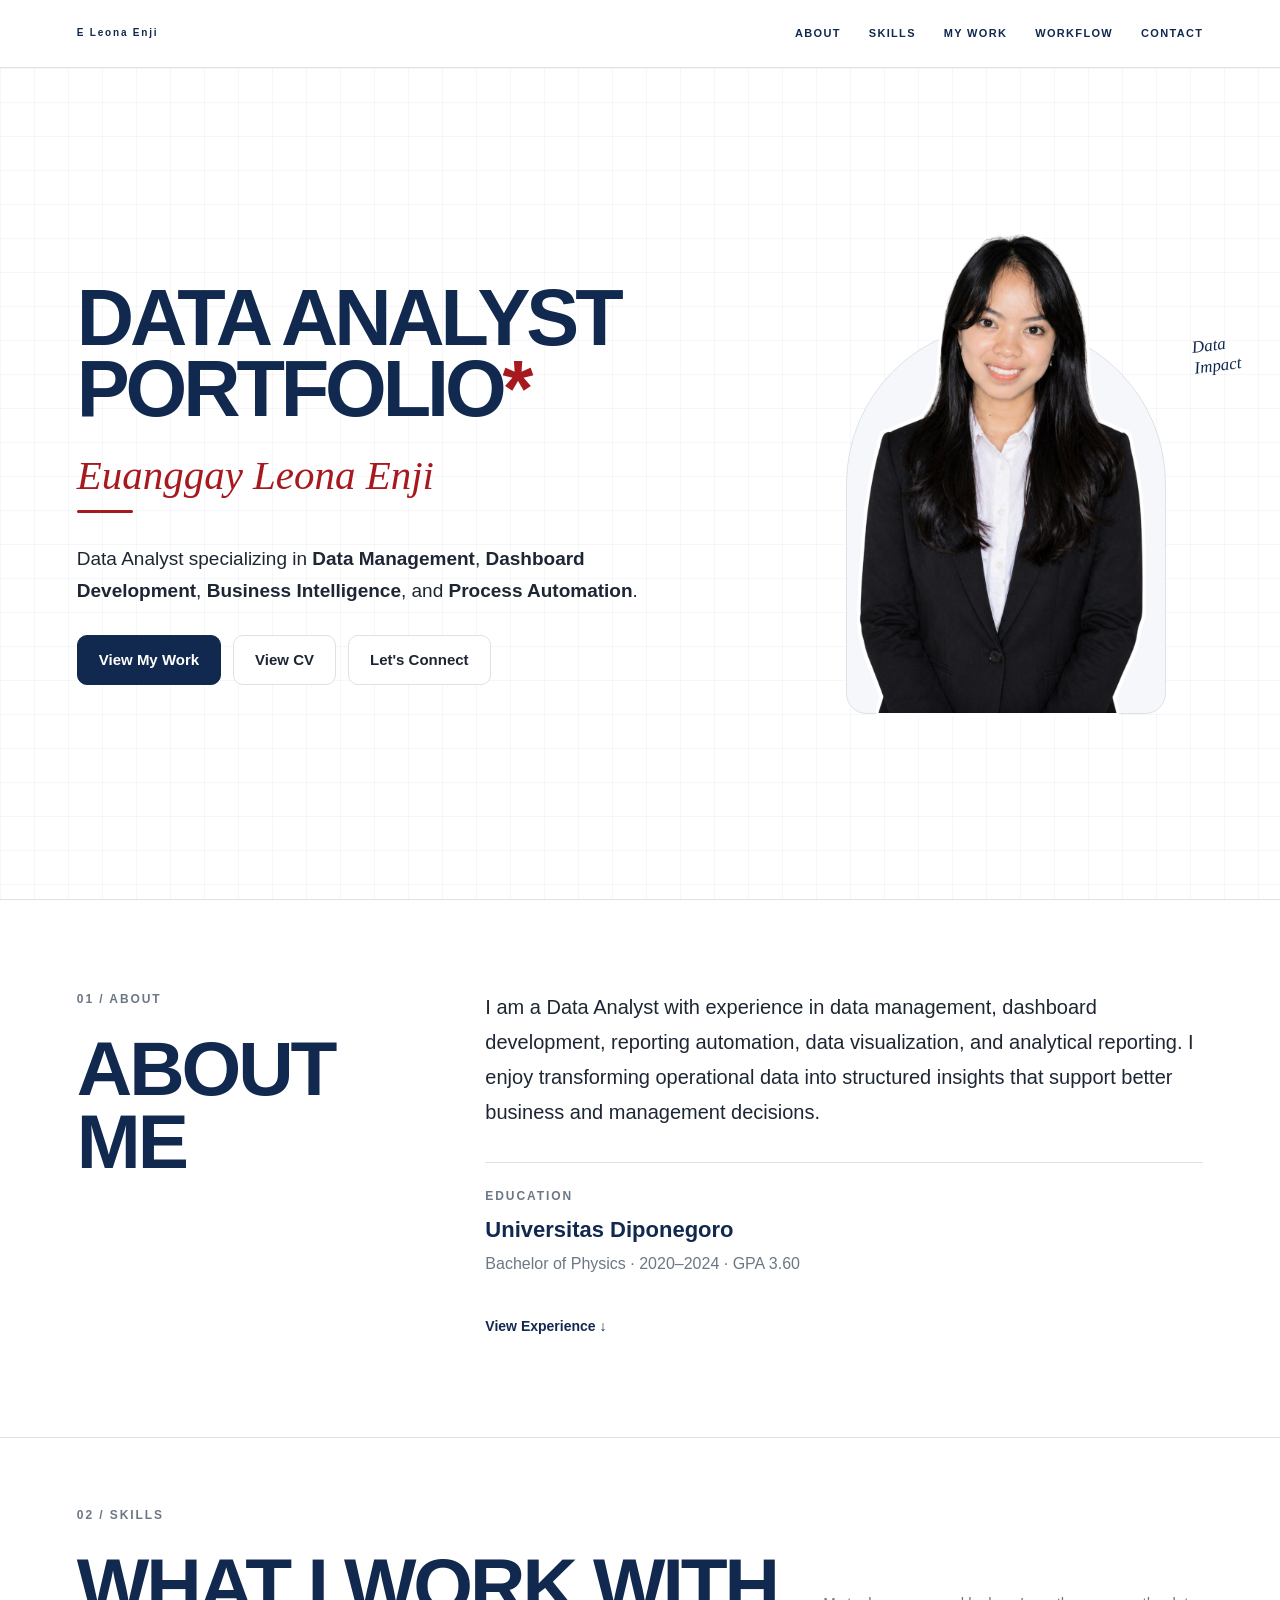
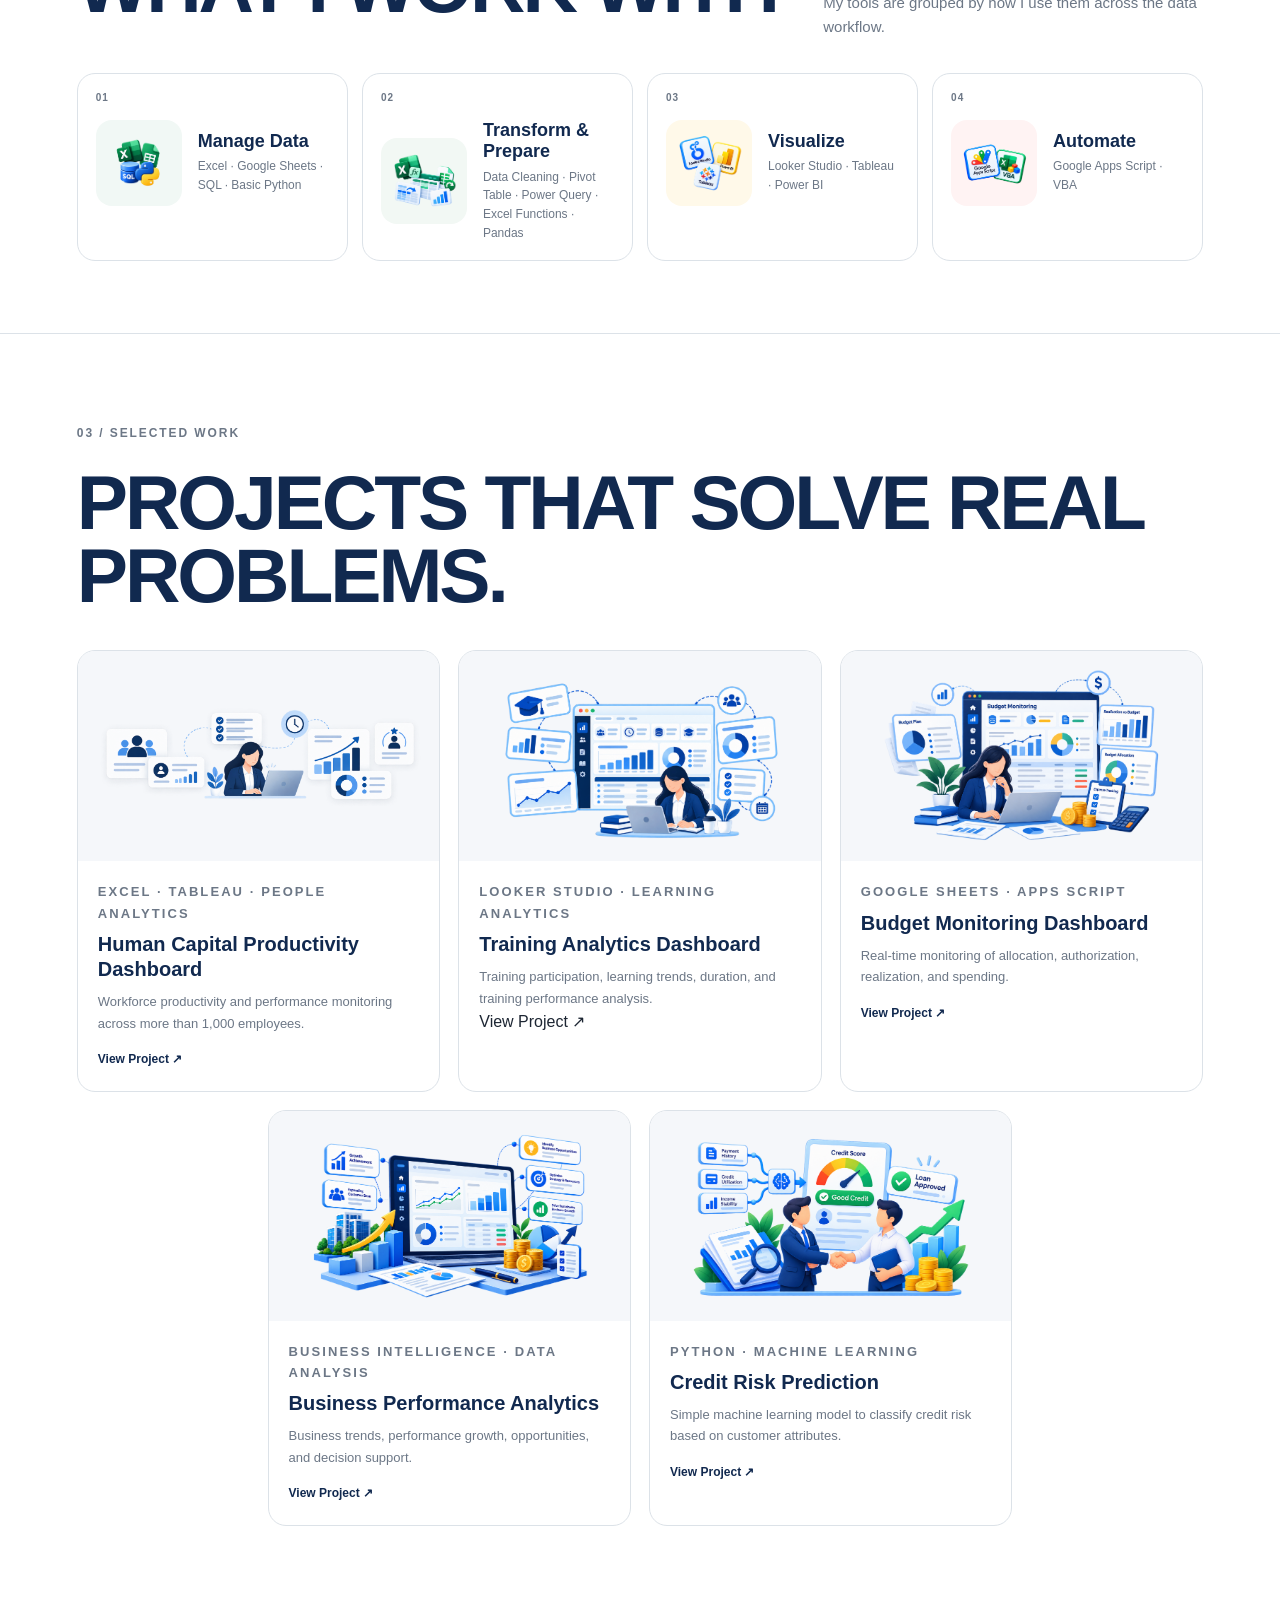
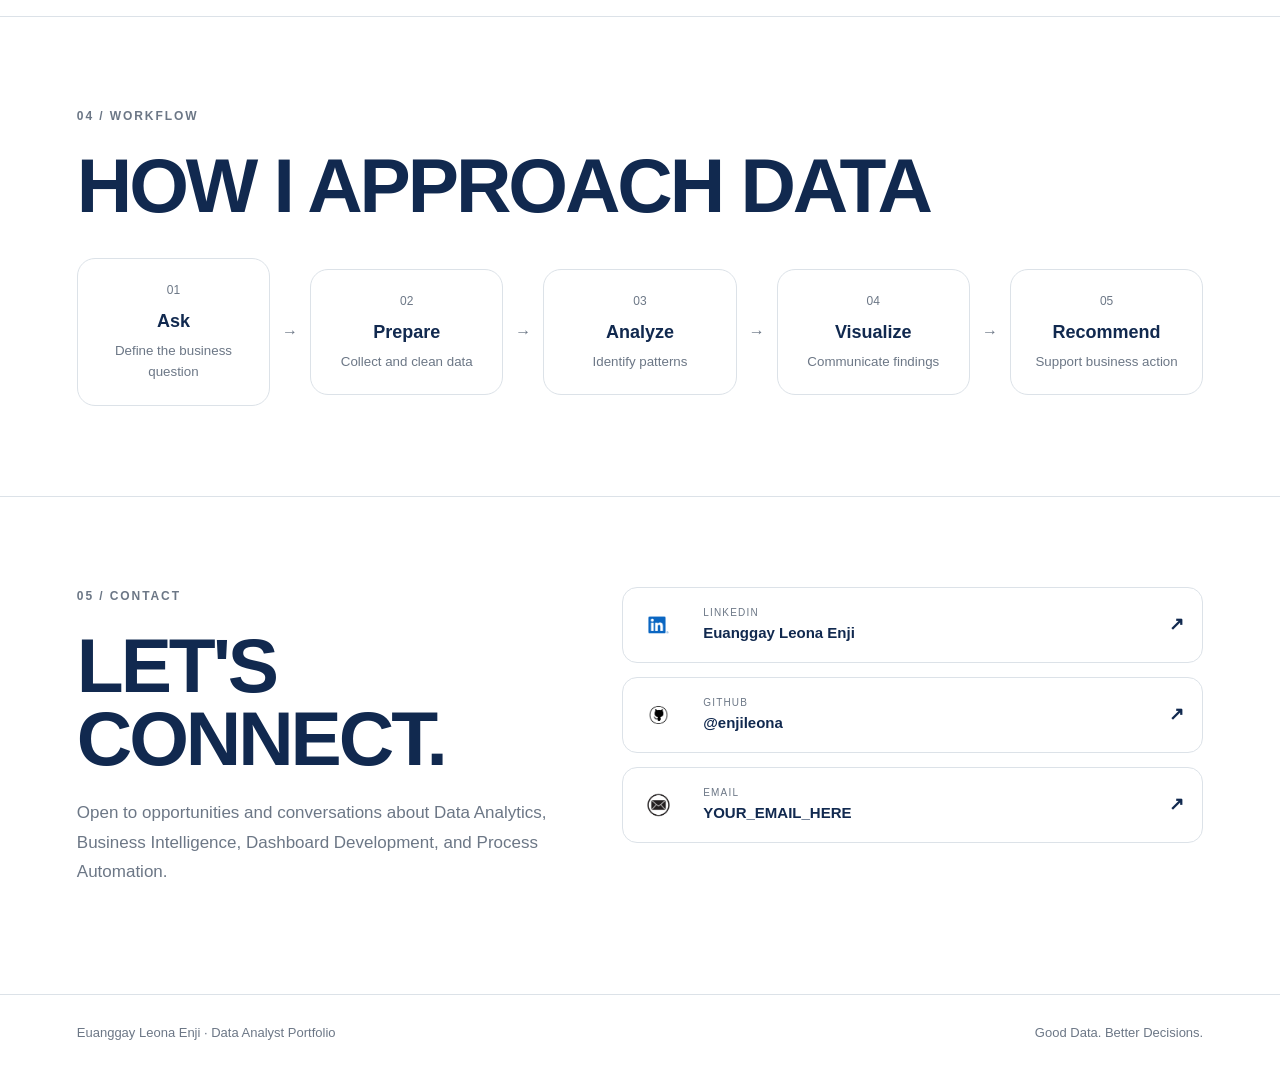
<file: index.html>
<!DOCTYPE html>
<html lang="en">

<head>
  <meta charset="UTF-8" />
  <meta name="viewport" content="width=device-width, initial-scale=1.0" />

  <title>Euanggay Leona Enji | Data Analyst Portfolio</title>

  <meta
    name="description"
    content="Data Analyst specializing in data management, dashboard development, business intelligence, and process automation."
  />

  <link rel="stylesheet" href="style.css?v=80" />
</head>

<body>

  <!-- =====================================================
       HEADER
  ====================================================== -->

  <header class="site-header">

    <a class="brand" href="#home">
      E Leona Enji
    </a>

    <nav>
      <a href="#about">ABOUT</a>
      <a href="#skills">SKILLS</a>
      <a href="#work">MY WORK</a>
      <a href="#workflow">WORKFLOW</a>
      <a href="#contact">CONTACT</a>
    </nav>

  </header>


  <main>


    <!-- =====================================================
         HERO
    ====================================================== -->

    <section id="home" class="hero section">

      <div class="hero-copy">

        <h1>
          DATA ANALYST<br>
          PORTFOLIO<span>*</span>
        </h1>

        <p class="signature">
          Euanggay Leona Enji
        </p>

        <p class="hero-text">
          Data Analyst specializing in
          <strong>Data Management</strong>,
          <strong>Dashboard Development</strong>,
          <strong>Business Intelligence</strong>,
          and
          <strong>Process Automation</strong>.
        </p>

        <div class="actions">

          <a class="btn primary" href="#work">
            View My Work
          </a>

          <a
            class="btn"
            href="assets/documents/CV.pdf"
            target="_blank"
            rel="noopener noreferrer"
          >
            View CV
          </a>

          <a class="btn" href="#contact">
            Let's Connect
          </a>

        </div>

      </div>


      <div class="hero-visual">

        <div class="portrait-shell">

          <img
            src="assets/images/profile/FotoProfile.png"
            alt="Euanggay Leona Enji"
            class="profile-photo"
          >

        </div>

        <p class="scribble">
          Data<br>
          Impact
        </p>

      </div>

    </section>



    <!-- =====================================================
         ABOUT
    ====================================================== -->

    <section id="about" class="section split">

      <div>

        <p class="section-index">
          01 / ABOUT
        </p>

        <h2>
          ABOUT ME
        </h2>

      </div>


      <div class="about-content">

        <p class="lead">
          I am a Data Analyst with experience in data management,
          dashboard development, reporting automation, data visualization,
          and analytical reporting. I enjoy transforming operational data
          into structured insights that support better business and
          management decisions.
        </p>


        <div class="education">

          <p class="education-label">
            EDUCATION
          </p>

          <h3>
            Universitas Diponegoro
          </h3>

          <p>
            Bachelor of Physics · 2020–2024 · GPA 3.60
          </p>

        </div>


        <button
          id="aboutToggle"
          class="show-more-btn"
          type="button"
          aria-expanded="false"
          aria-controls="aboutMore"
        >
          View Experience ↓
        </button>


        <div
          id="aboutMore"
          class="about-more"
          hidden
        >

          <article class="experience-card">

            <div class="experience-top">

              <div>

                <span class="experience-company">
                  PT JAMKRINDO
                </span>

                <h3>
                  Data Analysis · Human Resource Management Division
                </h3>

              </div>

              <span class="experience-period">
                May 2025 — Present
              </span>

            </div>


            <ul class="experience-list">

              <li>
                Developed automated dashboards and reports using
                <strong>Looker Studio, Google Sheets, and Apps Script</strong>
                for intern attendance monitoring and monthly reporting,
                achieving approximately
                <strong>90% process automation</strong>.
              </li>

              <li>
                Collaborated with the team to develop a
                <strong>real-time budget monitoring database and dashboard</strong>
                using Google Sheets and Google Apps Script,
                automating approximately
                <strong>90% of data processing and calculation workflows</strong>.
              </li>

              <li>
                Designed and developed an
                <strong>employee productivity dashboard</strong>
                using Excel and Tableau, covering
                <strong>1,000+ employees</strong>
                to monitor and analyze workforce productivity
                and performance metrics, supporting
                data-driven management decisions.
              </li>

            </ul>

          </article>

        </div>

      </div>

    </section>



    <!-- =====================================================
         WHAT I WORK WITH
    ====================================================== -->

    <section id="skills" class="section skills-section">

      <div class="section-heading">

        <div>

          <p class="section-index">
            02 / SKILLS
          </p>

          <h2>
            WHAT I WORK WITH
          </h2>

        </div>

        <p class="caption">
          My tools are grouped by how I use them
          across the data workflow.
        </p>

      </div>


      <div class="skills-grid">


        <!-- ================= MANAGE DATA ================= -->

        <article class="skill-card">

          <span class="skill-number">
            01
          </span>

          <div class="skill-main">

            <div class="skill-image-box manage-bg">

              <img
                src="assets/images/tools/manage_tools.png"
                alt="Manage Data"
                class="skill-image"
              >

            </div>

            <div class="skill-content">

              <h3>
                Manage Data
              </h3>

              <p>
                Excel · Google Sheets · SQL · Basic Python
              </p>

            </div>

          </div>

        </article>



        <!-- ================= TRANSFORM ================= -->

        <article class="skill-card">

          <span class="skill-number">
            02
          </span>

          <div class="skill-main">

            <div class="skill-image-box transform-bg">

              <img
                src="assets/images/tools/transform.png"
                alt="Transform and Prepare"
                class="skill-image"
              >

            </div>

            <div class="skill-content">

              <h3>
                Transform & Prepare
              </h3>

              <p>
                Data Cleaning · Pivot Table · Power Query ·
                Excel Functions · Pandas
              </p>

            </div>

          </div>

        </article>



        <!-- ================= VISUALIZE ================= -->

        <article class="skill-card">

          <span class="skill-number">
            03
          </span>

          <div class="skill-main">

            <div class="skill-image-box visualize-bg">

              <img
                src="assets/images/tools/visualisasi.png"
                alt="Data Visualization"
                class="skill-image"
              >

            </div>

            <div class="skill-content">

              <h3>
                Visualize
              </h3>

              <p>
                Looker Studio · Tableau · Power BI
              </p>

            </div>

          </div>

        </article>



        <!-- ================= AUTOMATE ================= -->

        <article class="skill-card">

          <span class="skill-number">
            04
          </span>

          <div class="skill-main">

            <div class="skill-image-box automate-bg">

              <img
                src="assets/images/tools/automate.png"
                alt="Automation"
                class="skill-image"
              >

            </div>

            <div class="skill-content">

              <h3>
                Automate
              </h3>

              <p>
                Google Apps Script · VBA
              </p>

            </div>

          </div>

        </article>


      </div>

    </section>



    <!-- =====================================================
         PROJECTS
    ====================================================== -->

    <section id="work" class="section">

      <p class="section-index">
        03 / SELECTED WORK
      </p>

      <h2>
        PROJECTS THAT SOLVE REAL PROBLEMS.
      </h2>


      <div class="project-grid">


        <!-- PROJECT 1 -->

        <a
          class="project-card"
          href="projects/human-capital-productivity.html"
          target="_blank"
          rel="noopener noreferrer"
        >

          <div class="project-preview image-preview">

            <img
              src="assets/images/projects/human_productivity.png"
              alt="Human Capital Productivity Dashboard"
            >

          </div>

          <div class="project-body">

            <p class="project-label">
              EXCEL · TABLEAU · PEOPLE ANALYTICS
            </p>

            <h3>
              Human Capital Productivity Dashboard
            </h3>

            <p>
              Workforce productivity and performance monitoring
              across more than 1,000 employees.
            </p>

            <span class="project-link">
              View Project ↗
            </span>

          </div>

        </a>



        <!-- PROJECT 2 -->

        <a
          class="project-card"
          href="projects/training_analytics.html"
          target="_blank"
          rel="noopener noreferrer"
        >

          <div class="project-preview image-preview">

            <img
              src="assets/images/projects/training_analytic.png"
              alt="Training Analytics Dashboard"
            >

          </div>

          <div class="project-body">

            <p class="project-label">
              LOOKER STUDIO · LEARNING ANALYTICS
            </p>

            <h3>
              Training Analytics Dashboard
            </h3>

            <p>
              Training participation, learning trends,
              duration, and training performance analysis.
            </p>

            <span class="">
              View Project ↗
            </span>

          </div>

        </a>



        <!-- PROJECT 3 -->

        <a
          class="project-card"
          href="PASTE_LINK_PROJECT_3_HERE"
          target="_blank"
          rel="noopener noreferrer"
        >

          <div class="project-preview image-preview">

            <img
              src="assets/images/projects/budget_monitoring.png"
              alt="Budget Monitoring Dashboard"
            >

          </div>

          <div class="project-body">

            <p class="project-label">
              GOOGLE SHEETS · APPS SCRIPT
            </p>

            <h3>
              Budget Monitoring Dashboard
            </h3>

            <p>
              Real-time monitoring of allocation,
              authorization, realization, and spending.
            </p>

            <span class="project-link">
              View Project ↗
            </span>

          </div>

        </a>



        <!-- PROJECT 4 -->

        <a
          class="project-card"
          href="PASTE_LINK_PROJECT_4_HERE"
          target="_blank"
          rel="noopener noreferrer"
        >

          <div class="project-preview image-preview">

            <img
              src="assets/images/projects/business_analytic.png"
              alt="Business Performance Analytics"
            >

          </div>

          <div class="project-body">

            <p class="project-label">
              BUSINESS INTELLIGENCE · DATA ANALYSIS
            </p>

            <h3>
              Business Performance Analytics
            </h3>

            <p>
              Business trends, performance growth,
              opportunities, and decision support.
            </p>

            <span class="project-link">
              View Project ↗
            </span>

          </div>

        </a>



        <!-- PROJECT 5 -->

        <a
          class="project-card"
          href="PASTE_LINK_PROJECT_5_HERE"
          target="_blank"
          rel="noopener noreferrer"
        >

          <div class="project-preview image-preview">

            <img
              src="assets/images/projects/cedit_risk.png"
              alt="Credit Risk Prediction"
            >

          </div>

          <div class="project-body">

            <p class="project-label">
              PYTHON · MACHINE LEARNING
            </p>

            <h3>
              Credit Risk Prediction
            </h3>

            <p>
              Simple machine learning model to classify
              credit risk based on customer attributes.
            </p>

            <span class="project-link">
              View Project ↗
            </span>

          </div>

        </a>


      </div>

    </section>



    <!-- =====================================================
         WORKFLOW
    ====================================================== -->

    <section id="workflow" class="section">

      <p class="section-index">
        04 / WORKFLOW
      </p>

      <h2>
        HOW I APPROACH DATA
      </h2>


      <div class="workflow">

        <div>
          <span>01</span>
          <b>Ask</b>
          <small>Define the business question</small>
        </div>

        <em>→</em>

        <div>
          <span>02</span>
          <b>Prepare</b>
          <small>Collect and clean data</small>
        </div>

        <em>→</em>

        <div>
          <span>03</span>
          <b>Analyze</b>
          <small>Identify patterns</small>
        </div>

        <em>→</em>

        <div>
          <span>04</span>
          <b>Visualize</b>
          <small>Communicate findings</small>
        </div>

        <em>→</em>

        <div>
          <span>05</span>
          <b>Recommend</b>
          <small>Support business action</small>
        </div>

      </div>

    </section>



    <!-- =====================================================
         CONTACT
    ====================================================== -->

    <section id="contact" class="section contact">

      <div>

        <p class="section-index">
          05 / CONTACT
        </p>

        <h2>
          LET'S CONNECT.
        </h2>

        <p class="contact-description">
          Open to opportunities and conversations about
          Data Analytics, Business Intelligence,
          Dashboard Development, and Process Automation.
        </p>

      </div>


      <div class="contact-cards">


        <a
          class="contact-card"
          href="PASTE_LINKEDIN_LINK_HERE"
          target="_blank"
          rel="noopener noreferrer"
        >

          <img
            src="assets/images/contact/linkedln.png"
            alt="LinkedIn"
          >

          <div>
            <span>LinkedIn</span>
            <strong>Euanggay Leona Enji</strong>
          </div>

          <b>↗</b>

        </a>


        <a
          class="contact-card"
          href="https://github.com/enjileona"
          target="_blank"
          rel="noopener noreferrer"
        >

          <img
            src="assets/images/contact/github.png"
            alt="GitHub"
          >

          <div>
            <span>GitHub</span>
            <strong>@enjileona</strong>
          </div>

          <b>↗</b>

        </a>


        <a
          class="contact-card"
          href="mailto:YOUR_EMAIL_HERE"
        >

          <img
            src="assets/images/contact/gmail.png"
            alt="Email"
          >

          <div>
            <span>Email</span>
            <strong>YOUR_EMAIL_HERE</strong>
          </div>

          <b>↗</b>

        </a>


      </div>

    </section>

  </main>



  <!-- =====================================================
       FOOTER
  ====================================================== -->

  <footer>

    <span>
      Euanggay Leona Enji · Data Analyst Portfolio
    </span>

    <span>
      Good Data. Better Decisions.
    </span>

  </footer>


  <script src="script.js?v=80"></script>

</body>

</html>
</file>
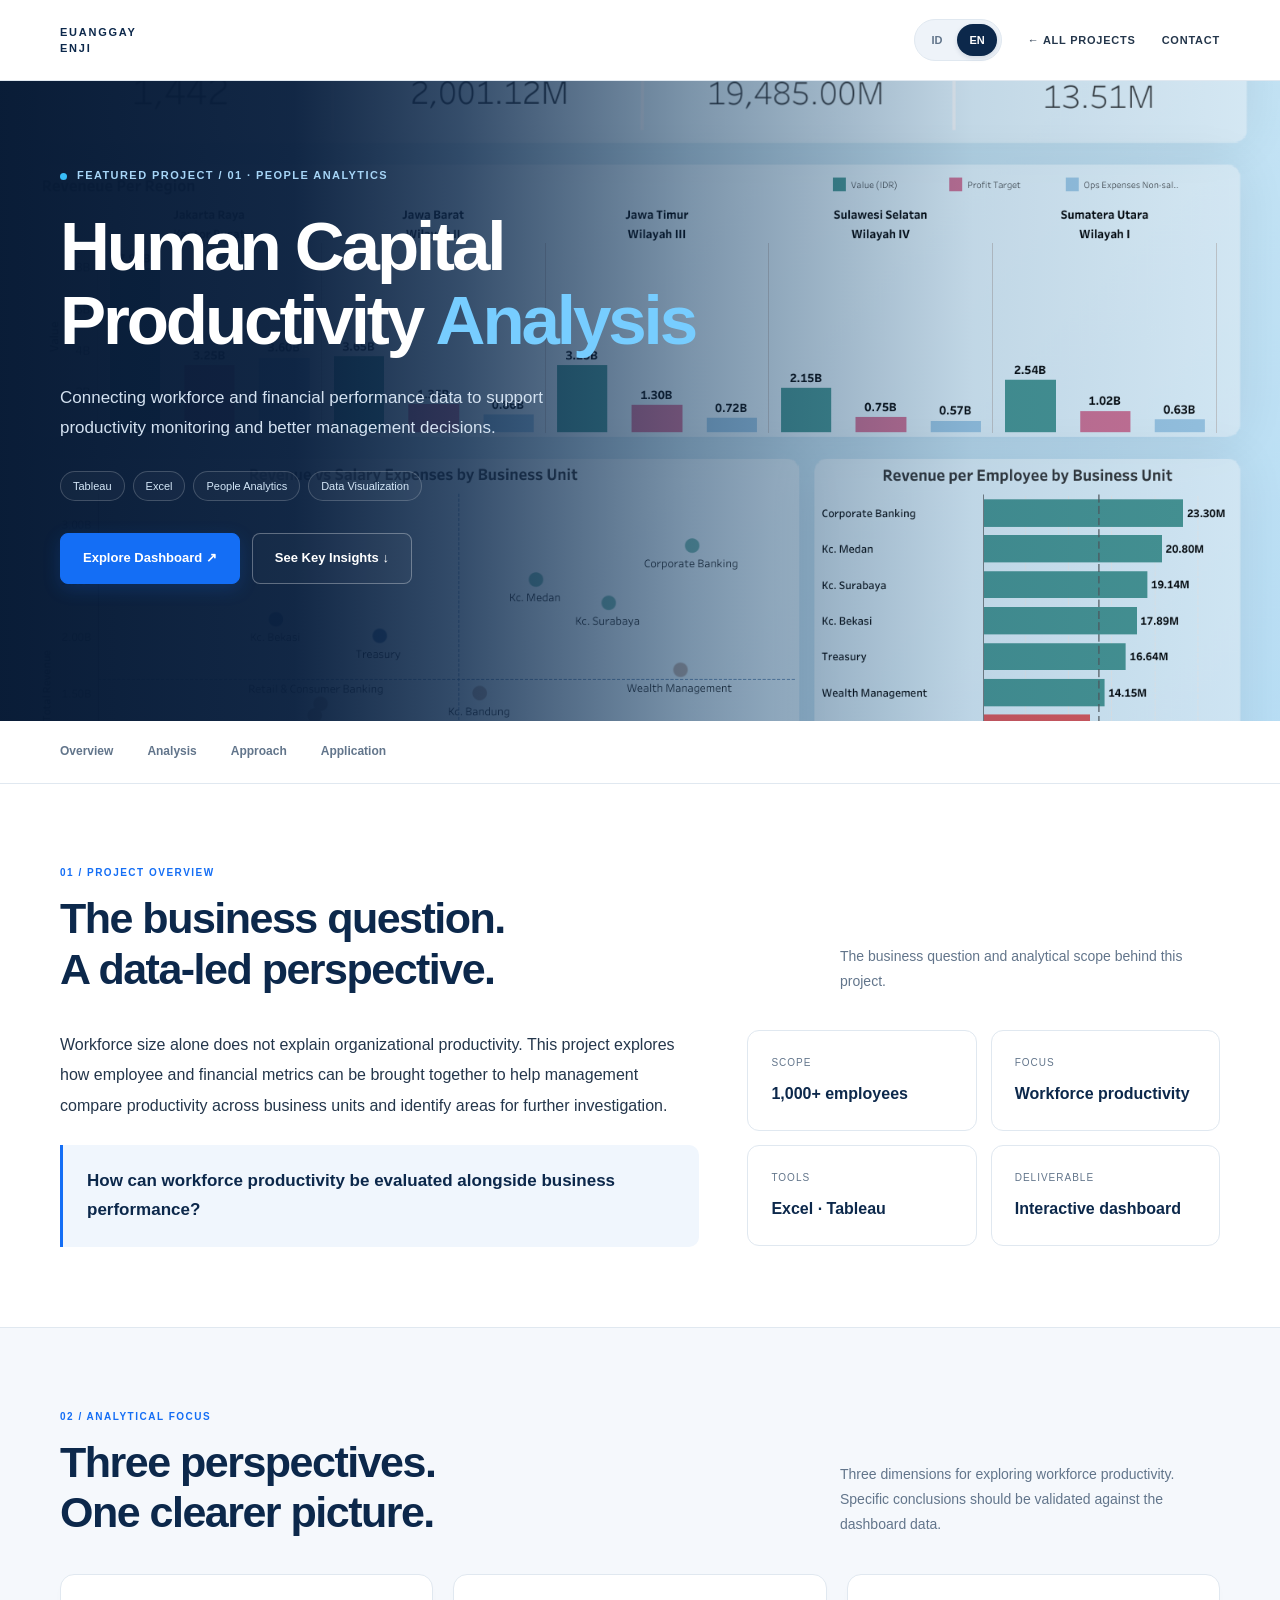
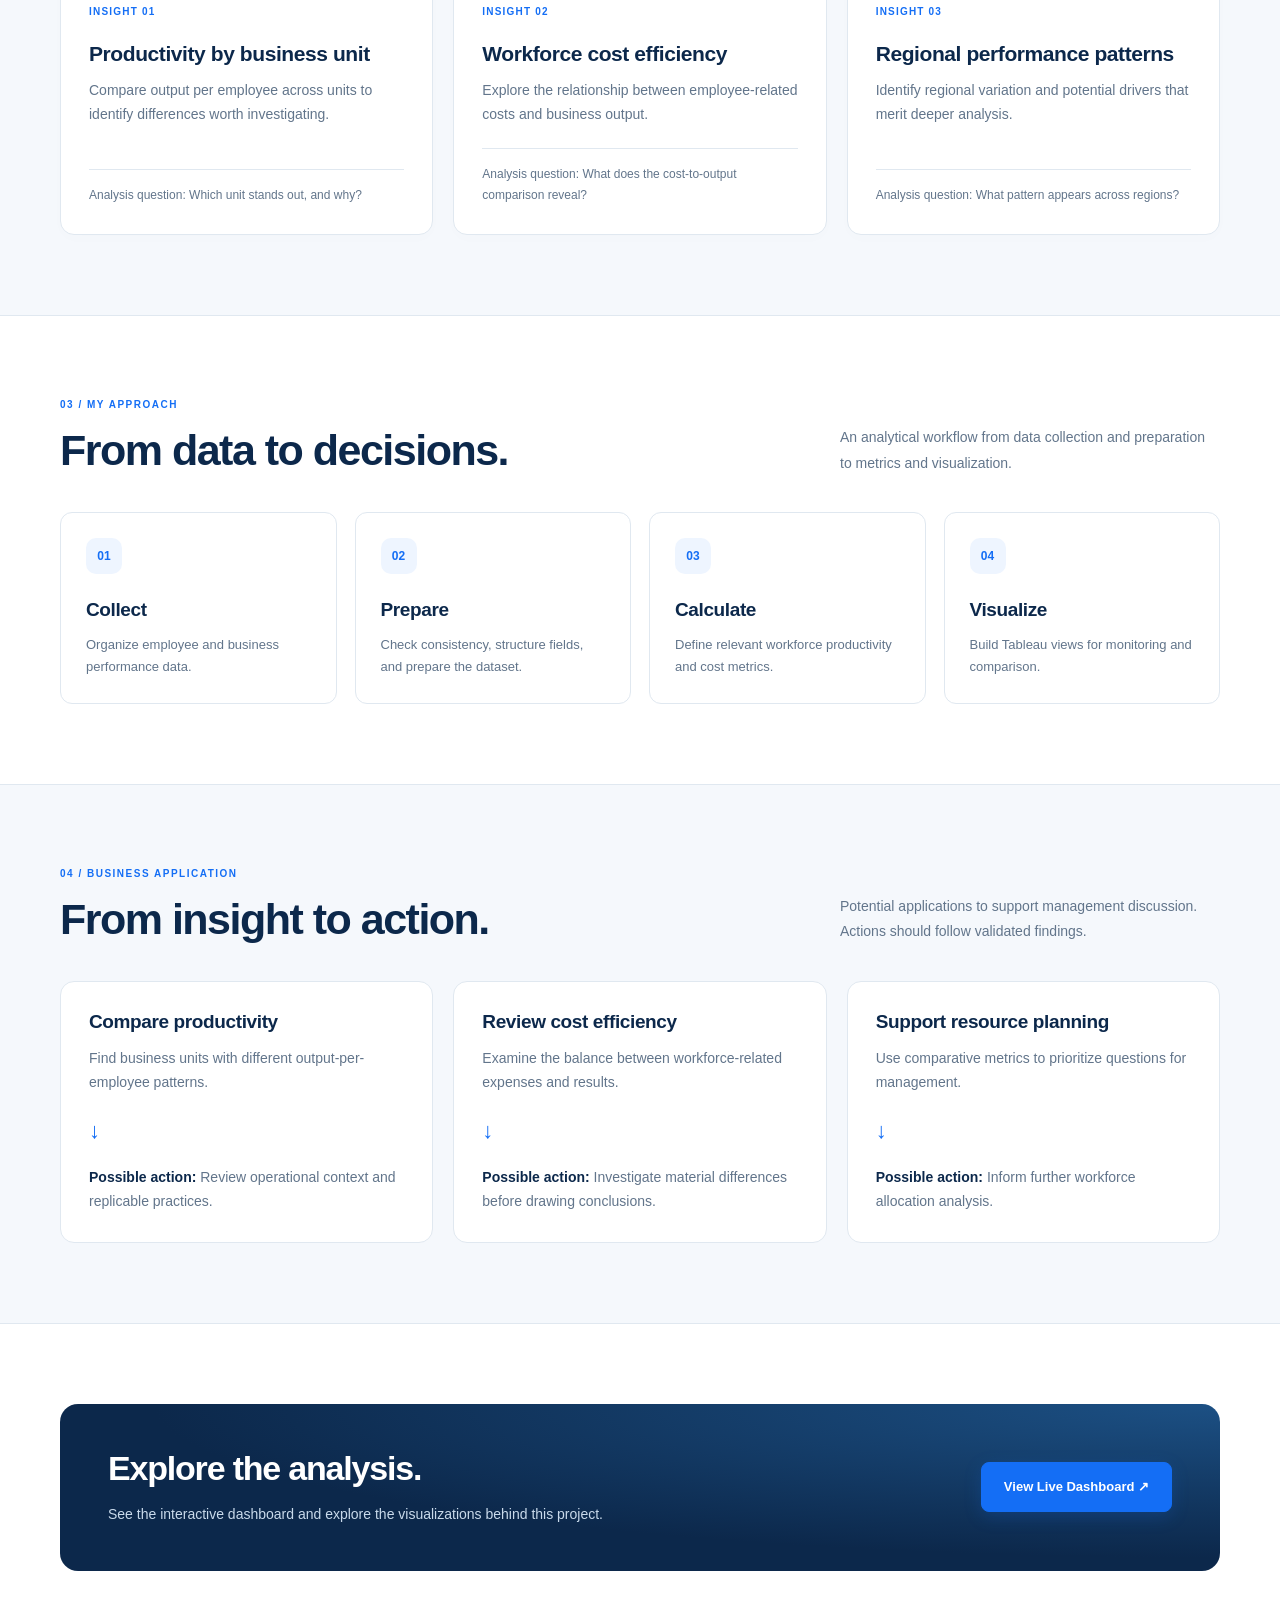
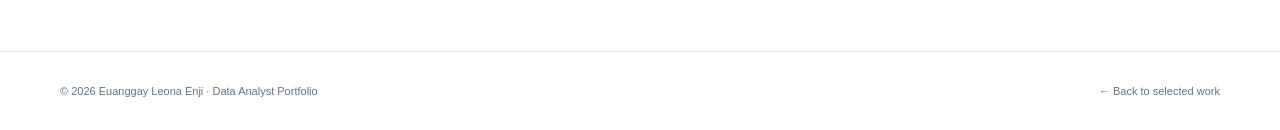
<file: projects/human-capital-productivity.html>
<!DOCTYPE html>
<html lang="en">
<head>
<meta charset="utf-8">
<meta content="width=device-width, initial-scale=1" name="viewport">
<meta content="Human Capital Productivity Analysis — a people analytics case study by Euanggay Leona Enji." name="description">
<title>Human Capital Productivity | Euanggay Leona Enji</title>
<style>
:root{--navy:#0c284b;--navy2:#153c65;--red:#146ef5;--ink:#24364b;--muted:#62758b;--line:#e0e8f0;--soft:#f5f8fc;--header:80px;--dashboard-image:url('../assets/images/projects/human-productivity-dashboard.png')}
*{box-sizing:border-box}html{scroll-behavior:smooth;scroll-padding-top:140px}body{margin:0;font-family:Inter,-apple-system,BlinkMacSystemFont,"Segoe UI",Arial,sans-serif;color:var(--ink);background:#fff;line-height:1.7;-webkit-font-smoothing:antialiased}a{color:inherit;text-decoration:none}button{font:inherit}img{max-width:100%}.container{width:min(1160px,calc(100% - 80px));margin:auto}a:focus-visible,button:focus-visible{outline:3px solid #39bdf8;outline-offset:5px;border-radius:5px}
.header{position:sticky;top:0;z-index:30;background:rgba(255,255,255,.96);backdrop-filter:blur(18px);border-bottom:1px solid var(--line)}.nav{min-height:var(--header);display:flex;align-items:center;justify-content:space-between;gap:20px}.brand{font-size:11px;font-weight:800;letter-spacing:.16em;line-height:1.5;color:var(--navy)}.navlinks{display:flex;align-items:center;gap:26px}.navlinks a{font-size:11px;font-weight:650;letter-spacing:.07em}.navlinks a:hover{color:var(--red)}.language-switch{display:flex;padding:4px;gap:3px;background:#eef3f9;border:1px solid var(--line);border-radius:100px}.language-switch button{border:0;background:transparent;padding:6px 12px;border-radius:100px;font-size:11px;font-weight:750;color:var(--muted);cursor:pointer;min-height:32px}.language-switch button[aria-pressed=true]{background:var(--navy);color:#fff;box-shadow:0 2px 5px #0c284b22}
.hero{position:relative;isolation:isolate;overflow:hidden;color:#fff;background:radial-gradient(ellipse at 95% 20%,#356c97 0%,#193e65 42%,#09213f 80%)}.hero:before{content:"";position:absolute;inset:0;z-index:-2;background-image:var(--dashboard-image);background-size:cover;background-position:center 22%;pointer-events:none}.hero:after{content:"";position:absolute;inset:0;z-index:-1;background:linear-gradient(90deg,rgba(7,26,53,.99) 0%,rgba(9,31,62,.96) 23%,rgba(12,39,74,.82) 36%,rgba(14,49,87,.50) 54%,rgba(18,69,115,.18) 76%,rgba(18,73,122,.08) 100%);pointer-events:none}.hero-inner{display:grid;grid-template-columns:minmax(0,640px);min-height:640px;padding:85px 0 90px}.eyebrow{font-size:11px;font-weight:700;letter-spacing:.13em;text-transform:uppercase;color:#a6d5f7}.eyebrow:before{content:"";display:inline-block;width:7px;height:7px;background:#39bdf8;border-radius:50%;margin-right:10px;vertical-align:middle}.hero h1{font-size:clamp(44px,5.4vw,72px);font-weight:750;line-height:1.07;letter-spacing:-.045em;margin:25px 0}.hero h1 span span{color:#77cdff}.hero .intro{max-width:550px;font-size:17px;line-height:1.8;color:#d3e1f0;margin:0}.tags{display:flex;flex-wrap:wrap;gap:8px;margin:27px 0}.tag{font-size:11px;font-weight:500;border:1px solid #ffffff30;border-radius:100px;padding:5px 12px;color:#d3e6f7;background:#ffffff08}.actions{display:flex;flex-wrap:wrap;gap:12px;margin-top:32px}.btn{display:inline-flex;align-items:center;justify-content:center;padding:13px 22px;min-height:48px;border:1px solid var(--line);border-radius:8px;font-size:13px;font-weight:650;background:white;color:var(--navy);transition:background .2s,transform .2s}.btn:hover{transform:translateY(-2px)}.btn.red{background:var(--red);border-color:var(--red);color:#fff;box-shadow:0 5px 18px #146ef530}.btn.red:hover{background:#085bd7}.btn.outline{background:#ffffff06;border-color:#ffffff50;color:#fff}.btn.outline:hover{background:#ffffff15}
.section-nav{border-bottom:1px solid var(--line);background:#fff}.section-nav .container{display:flex;gap:34px;overflow-x:auto}.section-nav a{white-space:nowrap;font-size:12px;font-weight:600;color:var(--muted);padding:20px 0;border-bottom:2px solid transparent}.section-nav a:hover{color:var(--red);border-color:var(--red)}section.content{padding:80px 0;border-bottom:1px solid var(--line)}#insights,#recommendations{background:var(--soft)}.section-head{display:flex;justify-content:space-between;align-items:flex-end;gap:40px;margin-bottom:36px}.section-no{margin:0 0 12px;font-size:10px;font-weight:750;letter-spacing:.15em;color:var(--red)}.section-head h2{margin:0;font-size:clamp(29px,3.5vw,43px);line-height:1.17;font-weight:700;letter-spacing:-.035em;color:var(--navy)}.section-sub{margin:0;max-width:380px;font-size:14px;line-height:1.8;color:var(--muted)}.overview{display:grid;grid-template-columns:1.15fr .85fr;gap:48px}.overview p{font-size:16px;line-height:1.9;margin-top:0}.question{padding:22px 24px;background:#f0f6fd;border-left:3px solid var(--red);border-radius:0 10px 10px 0;font-size:17px;font-weight:600;color:var(--navy);margin-top:24px}.info-grid{display:grid;grid-template-columns:1fr 1fr;gap:14px;align-content:start}.info{border:1px solid var(--line);border-radius:12px;padding:23px;background:#fff}.info small{display:block;font-size:10px;text-transform:uppercase;letter-spacing:.1em;color:var(--muted);margin-bottom:9px}.info strong{font-size:16px;font-weight:650;color:var(--navy)}
.insights{display:grid;grid-template-columns:repeat(3,1fr);gap:20px}.insight{padding:28px;border:1px solid var(--line);border-radius:14px;background:#fff;box-shadow:0 4px 16px #0c284b03;display:flex;flex-direction:column}.insight .num{font-size:10px;font-weight:750;letter-spacing:.12em;color:var(--red)}.insight h3{font-size:21px;line-height:1.3;letter-spacing:-.02em;color:var(--navy);margin:20px 0 12px}.insight p{font-size:14px;color:var(--muted);margin:0 0 22px}.insight .placeholder{margin-top:auto;padding:15px 0 0;border-top:1px solid var(--line);font-size:12px;line-height:1.75;color:var(--muted)}.process{display:grid;grid-template-columns:repeat(4,1fr);gap:18px}.step{padding:25px;border:1px solid var(--line);border-radius:12px;background:#fff}.step small{display:inline-flex;align-items:center;justify-content:center;width:36px;height:36px;color:var(--red);background:#eef5ff;border-radius:10px;font-weight:750;font-size:12px}.step h3{font-size:19px;color:var(--navy);margin:20px 0 8px;letter-spacing:-.02em}.step p{font-size:13px;color:var(--muted);margin:0}.recommendations{display:grid;grid-template-columns:repeat(3,1fr);gap:20px}.rec{padding:28px;background:#fff;border:1px solid var(--line);border-radius:14px}.rec h3{font-size:19px;line-height:1.3;color:var(--navy);margin:0 0 13px;letter-spacing:-.02em}.rec p{font-size:14px;color:var(--muted);margin:0}.rec strong{color:var(--navy);font-weight:650}.rec .arrow{font-size:22px;color:var(--red);margin:17px 0}.cta{display:flex;justify-content:space-between;align-items:center;gap:32px;padding:44px 48px;border-radius:18px;background:radial-gradient(ellipse at right top,#1c5084,#0c284b 65%);color:#fff}.cta h2{font-size:34px;line-height:1.2;letter-spacing:-.035em;margin:0 0 13px}.cta p{font-size:14px;line-height:1.8;color:#c9daeb;margin:0;max-width:580px}.cta .btn{flex-shrink:0}.footer{padding:30px 0;font-size:11px;color:var(--muted)}.footer .container{display:flex;justify-content:space-between;gap:20px;flex-wrap:wrap}
@media(max-width:950px){.container{width:calc(100% - 48px)}.overview{grid-template-columns:1fr;gap:28px}.hero-inner{min-height:610px}.insights,.recommendations{gap:12px}.insight,.rec{padding:22px}.process{grid-template-columns:repeat(2,1fr)}.section-head{gap:28px}.section-sub{max-width:320px}.cta{padding:35px}.cta h2{font-size:29px}}
@media(max-width:650px){:root{--header:76px}.container{width:calc(100% - 36px)}.nav{gap:12px}.navlinks{gap:13px;flex-wrap:wrap;justify-content:flex-end}.navlinks a{font-size:9px;letter-spacing:0}.language-switch button{padding:4px 9px;min-height:30px}.brand{font-size:9px}.hero-inner{min-height:580px;padding:65px 0}.hero h1{font-size:clamp(39px,10vw,59px)}.hero .intro{font-size:15px}.hero:after{background:linear-gradient(90deg,rgba(7,26,53,.97),rgba(9,31,62,.90) 65%,rgba(14,49,87,.77))}.hero:before{background-position:56% top}.section-nav .container{gap:25px}.section-nav a{font-size:11px;padding:16px 0}section.content{padding:55px 0}.section-head{display:block;margin-bottom:28px}.section-sub{max-width:none;margin-top:20px}.insights,.recommendations{grid-template-columns:1fr;gap:16px}.info-grid{gap:10px}.info{padding:17px}.info strong{font-size:14px}.process{gap:12px}.step{padding:19px}.step h3{font-size:17px}.cta{display:block;padding:28px}.cta .btn{margin-top:24px}.footer .container{display:block}.footer a{display:inline-block;margin-top:12px}}
@media(max-width:370px){.navlinks{gap:8px}.navlinks a{font-size:8px}.process{grid-template-columns:1fr}}
@media(prefers-reduced-motion:reduce){html{scroll-behavior:auto}*{transition:none!important}}
</style>
</head>
<body>
<header class="header"><div class="container nav"><a class="brand" href="../index.html">EUANGGAY<br>ENJI</a><div class="navlinks"><div class="language-switch" role="group" aria-label="Language / Bahasa"><button type="button" data-lang="id" aria-pressed="false" title="Bahasa Indonesia">ID</button><button type="button" data-lang="en" aria-pressed="true" title="English">EN</button></div><a class="back" href="../index.html#work"><span data-i18n="t0">← ALL PROJECTS</span></a><a href="../index.html#contact"><span data-i18n="t1">CONTACT</span></a></div></div></header>
<main>
<section class="hero"><div class="container hero-inner"><div><div class="eyebrow"><span data-i18n="t2">Featured Project / 01 · People Analytics</span></div><h1><span data-i18n="t3">Human Capital<br>Productivity <span>Analysis</span></span></h1><p class="intro"><span data-i18n="t4">Connecting workforce and financial performance data to support productivity monitoring and better management decisions.</span></p><div class="tags"><span class="tag">Tableau</span><span class="tag">Excel</span><span class="tag"><span data-i18n="t5">People Analytics</span></span><span class="tag"><span data-i18n="t6">Data Visualization</span></span></div><div class="actions"><a class="btn red tableau-link" href="https://enjileona.github.io/Human-Capital-Productivity-Dashboard/"><span data-i18n="t7">Explore Dashboard ↗</span></a><a class="btn outline" href="#insights"><span data-i18n="t8">See Key Insights ↓</span></a></div></div></div></section><nav class="section-nav" aria-label="Project sections"><div class="container"><a href="#overview"><span data-i18n="nav_overview">Overview</span></a><a href="#insights"><span data-i18n="nav_insights">Analysis</span></a><a href="#process"><span data-i18n="nav_process">Approach</span></a><a href="#recommendations"><span data-i18n="nav_recommendations">Application</span></a></div></nav>
<section class="content" id="overview"><div class="container"><div class="section-head"><div><p class="section-no"><span data-i18n="t9">01 / PROJECT OVERVIEW</span></p><h2><span data-i18n="t10">The business question.<br>A data-led perspective.</span></h2></div><p class="section-sub"><span data-i18n="t11">The business question and analytical scope behind this project.</span></p></div><div class="overview"><div><p><span data-i18n="t12">Workforce size alone does not explain organizational productivity. This project explores how employee and financial metrics can be brought together to help management compare productivity across business units and identify areas for further investigation.</span></p><div class="question"><span data-i18n="t13">How can workforce productivity be evaluated alongside business performance?</span></div></div><div class="info-grid"><div class="info"><small><span data-i18n="t14">Scope</span></small><strong><span data-i18n="t15">1,000+ employees</span></strong></div><div class="info"><small><span data-i18n="t16">Focus</span></small><strong><span data-i18n="t17">Workforce productivity</span></strong></div><div class="info"><small><span data-i18n="t18">Tools</span></small><strong>Excel · Tableau</strong></div><div class="info"><small><span data-i18n="t19">Deliverable</span></small><strong><span data-i18n="t20">Interactive dashboard</span></strong></div></div></div></div></section>
<section class="content" id="insights"><div class="container"><div class="section-head"><div><p class="section-no"><span data-i18n="t21">02 / ANALYTICAL FOCUS</span></p><h2><span data-i18n="t22">Three perspectives.<br>One clearer picture.</span></h2></div><p class="section-sub"><span data-i18n="t23">Three dimensions for exploring workforce productivity. Specific conclusions should be validated against the dashboard data.</span></p></div><div class="insights"><article class="insight"><span class="num"><span data-i18n="t24">INSIGHT 01</span></span><h3><span data-i18n="t27">Productivity by business unit</span></h3><p><span data-i18n="t28">Compare output per employee across units to identify differences worth investigating.</span></p><div class="placeholder"><span data-i18n="t29">Analysis question: Which unit stands out, and why?</span></div></article><article class="insight"><span class="num"><span data-i18n="t25">INSIGHT 02</span></span><h3><span data-i18n="t30">Workforce cost efficiency</span></h3><p><span data-i18n="t31">Explore the relationship between employee-related costs and business output.</span></p><div class="placeholder"><span data-i18n="t32">Analysis question: What does the cost-to-output comparison reveal?</span></div></article><article class="insight"><span class="num"><span data-i18n="t26">INSIGHT 03</span></span><h3><span data-i18n="t33">Regional performance patterns</span></h3><p><span data-i18n="t34">Identify regional variation and potential drivers that merit deeper analysis.</span></p><div class="placeholder"><span data-i18n="t35">Analysis question: What pattern appears across regions?</span></div></article></div></div></section>
<section class="content" id="process"><div class="container"><div class="section-head"><div><p class="section-no"><span data-i18n="t36">03 / MY APPROACH</span></p><h2><span data-i18n="t37">From data to decisions.</span></h2></div><p class="section-sub"><span data-i18n="t38">An analytical workflow from data collection and preparation to metrics and visualization.</span></p></div><div class="process"><div class="step"><small>01</small><h3><span data-i18n="t39">Collect</span></h3><p><span data-i18n="t40">Organize employee and business performance data.</span></p></div><div class="step"><small>02</small><h3><span data-i18n="t41">Prepare</span></h3><p><span data-i18n="t42">Check consistency, structure fields, and prepare the dataset.</span></p></div><div class="step"><small>03</small><h3><span data-i18n="t43">Calculate</span></h3><p><span data-i18n="t44">Define relevant workforce productivity and cost metrics.</span></p></div><div class="step"><small>04</small><h3><span data-i18n="t45">Visualize</span></h3><p><span data-i18n="t46">Build Tableau views for monitoring and comparison.</span></p></div></div></div></section>
<section class="content" id="recommendations"><div class="container"><div class="section-head"><div><p class="section-no"><span data-i18n="t47">04 / BUSINESS APPLICATION</span></p><h2><span data-i18n="t48">From insight to action.</span></h2></div><p class="section-sub"><span data-i18n="t49">Potential applications to support management discussion. Actions should follow validated findings.</span></p></div><div class="recommendations"><div class="rec"><h3><span data-i18n="t50">Compare productivity</span></h3><p><span data-i18n="t51">Find business units with different output-per-employee patterns.</span></p><div class="arrow">↓</div><p><strong><span data-i18n="t52">Possible action:</span></strong><span data-i18n="t53"> Review operational context and replicable practices.</span></p></div><div class="rec"><h3><span data-i18n="t54">Review cost efficiency</span></h3><p><span data-i18n="t55">Examine the balance between workforce-related expenses and results.</span></p><div class="arrow">↓</div><p><strong><span data-i18n="t52">Possible action:</span></strong><span data-i18n="t56"> Investigate material differences before drawing conclusions.</span></p></div><div class="rec"><h3><span data-i18n="t57">Support resource planning</span></h3><p><span data-i18n="t58">Use comparative metrics to prioritize questions for management.</span></p><div class="arrow">↓</div><p><strong><span data-i18n="t52">Possible action:</span></strong><span data-i18n="t59"> Inform further workforce allocation analysis.</span></p></div></div></div></section>
<section class="content" id="explore"><div class="container"><div class="cta"><div><h2><span data-i18n="t60">Explore the analysis.</span></h2><p><span data-i18n="t61">See the interactive dashboard and explore the visualizations behind this project.</span></p></div><a class="btn red tableau-link" href="https://enjileona.github.io/Human-Capital-Productivity-Dashboard/"><span data-i18n="t62">View Live Dashboard ↗</span></a></div></div></section>
</main>
<footer class="footer"><div class="container"><span>© <span id="year"></span> Euanggay Leona Enji · <span data-i18n="t64">Data Analyst Portfolio</span></span><a href="../index.html#work"><span data-i18n="t63">← Back to selected work</span></a></div></footer>
<script>
const PROJECT_CONFIG={tableauUrl:'https://enjileona.github.io/Human-Capital-Productivity-Dashboard/',dashboardImage:'../assets/images/projects/human-productivity-dashboard.png'};
const TRANSLATIONS={"t12": {"en": "Workforce size alone does not explain organizational productivity. This project explores how employee and financial metrics can be brought together to help management compare productivity across business units and identify areas for further investigation.", "id": "Jumlah karyawan saja belum cukup untuk menjelaskan produktivitas organisasi. Proyek ini menggabungkan metrik SDM dan keuangan agar manajemen dapat membandingkan produktivitas antarunit bisnis serta menentukan area yang perlu ditelaah lebih lanjut."}, "t49": {"en": "Potential applications to support management discussion. Actions should follow validated findings.", "id": "Potensi pemanfaatan analisis untuk mendukung pembahasan manajemen. Tindakan perlu disesuaikan dengan temuan yang telah divalidasi."}, "t4": {"en": "Connecting workforce and financial performance data to support productivity monitoring and better management decisions.", "id": "Menghubungkan data SDM dan kinerja keuangan untuk memantau produktivitas serta mendukung pengambilan keputusan manajemen."}, "t23": {"en": "Three dimensions for exploring workforce productivity. Specific conclusions should be validated against the dashboard data.", "id": "Tiga dimensi analisis untuk menelaah produktivitas SDM. Kesimpulan spesifik perlu divalidasi melalui data dashboard."}, "t38": {"en": "An analytical workflow from data collection and preparation to metrics and visualization.", "id": "Alur analisis dari pengumpulan data, penyiapan dataset, dan perhitungan metrik hingga visualisasi."}, "t28": {"en": "Compare output per employee across units to identify differences worth investigating.", "id": "Bandingkan output per karyawan antarunit untuk mengenali perbedaan yang perlu ditelaah."}, "t61": {"en": "See the interactive dashboard and explore the visualizations behind this project.", "id": "Buka dashboard interaktif dan jelajahi visualisasi yang mendasari proyek ini."}, "t11": {"en": "The business question and analytical scope behind this project.", "id": "Pertanyaan bisnis dan ruang lingkup analisis yang mendasari proyek ini."}, "t34": {"en": "Identify regional variation and potential drivers that merit deeper analysis.", "id": "Identifikasi variasi antarwilayah dan faktor yang memerlukan analisis lebih mendalam."}, "t31": {"en": "Explore the relationship between employee-related costs and business output.", "id": "Telaah hubungan antara biaya terkait karyawan dan output bisnis."}, "t13": {"en": "How can workforce productivity be evaluated alongside business performance?", "id": "Bagaimana mengevaluasi produktivitas SDM dalam kaitannya dengan kinerja bisnis?"}, "t55": {"en": "Examine the balance between workforce-related expenses and results.", "id": "Telaah keseimbangan antara biaya terkait SDM dan hasil bisnis."}, "t51": {"en": "Find business units with different output-per-employee patterns.", "id": "Kenali unit bisnis dengan pola output per karyawan yang berbeda."}, "t58": {"en": "Use comparative metrics to prioritize questions for management.", "id": "Gunakan metrik perbandingan untuk menentukan prioritas pembahasan manajemen."}, "t42": {"en": "Check consistency, structure fields, and prepare the dataset.", "id": "Periksa konsistensi, susun kolom, dan siapkan dataset."}, "t56": {"en": " Investigate material differences before drawing conclusions.", "id": " Telusuri perbedaan material sebelum menarik kesimpulan."}, "t44": {"en": "Define relevant workforce productivity and cost metrics.", "id": "Tentukan metrik produktivitas dan biaya SDM yang relevan."}, "t3": {"en": "Human Capital<br/>Productivity <span>Analysis</span>", "id": "Analisis<br/>Produktivitas <span>SDM</span>"}, "t53": {"en": " Review operational context and replicable practices.", "id": " Telaah konteks operasional dan praktik yang dapat direplikasi."}, "t35": {"en": "Analysis question: What pattern appears across regions?", "id": "Pertanyaan analisis: Pola apa yang terlihat pada data antarwilayah?"}, "t32": {"en": "Analysis question: What does the cost-to-output comparison reveal?", "id": "Pertanyaan analisis: Apa yang ditunjukkan oleh perbandingan biaya dan output?"}, "t46": {"en": "Build Tableau views for monitoring and comparison.", "id": "Bangun visualisasi Tableau untuk pemantauan dan perbandingan."}, "t29": {"en": "Analysis question: Which unit stands out, and why?", "id": "Pertanyaan analisis: Unit mana yang menonjol, dan apa penyebabnya?"}, "t40": {"en": "Organize employee and business performance data.", "id": "Himpun data karyawan dan kinerja bisnis."}, "t59": {"en": " Inform further workforce allocation analysis.", "id": " Dukung analisis lebih lanjut atas alokasi SDM."}, "t10": {"en": "The business question.<br/>A data-led perspective.", "id": "Tantangan bisnis.<br/>Perspektif berbasis data."}, "t2": {"en": "Featured Project / 01 · People Analytics", "id": "Proyek Unggulan / 01 · Analitik SDM"}, "t22": {"en": "Three perspectives.<br/>One clearer picture.", "id": "Tiga perspektif.<br/>Gambaran lebih utuh."}, "t27": {"en": "Productivity by business unit", "id": "Produktivitas per unit bisnis"}, "t33": {"en": "Regional performance patterns", "id": "Pola kinerja regional"}, "t30": {"en": "Workforce cost efficiency", "id": "Efisiensi biaya SDM"}, "t47": {"en": "04 / BUSINESS APPLICATION", "id": "04 / PENERAPAN BISNIS"}, "t57": {"en": "Support resource planning", "id": "Dukung perencanaan SDM"}, "t37": {"en": "From data to decisions.", "id": "Dari data menuju keputusan."}, "t48": {"en": "From insight to action.", "id": "Dari analisis menuju tindakan."}, "t63": {"en": "← Back to selected work", "id": "← Kembali ke proyek pilihan"}, "t17": {"en": "Workforce productivity", "id": "Produktivitas SDM"}, "t54": {"en": "Review cost efficiency", "id": "Tinjau efisiensi biaya"}, "t64": {"en": "Data Analyst Portfolio", "id": "Portofolio Analis Data"}, "t9": {"en": "01 / PROJECT OVERVIEW", "id": "01 / GAMBARAN PROYEK"}, "t20": {"en": "Interactive dashboard", "id": "Dashboard interaktif"}, "t60": {"en": "Explore the analysis.", "id": "Jelajahi analisisnya."}, "t62": {"en": "View Live Dashboard ↗", "id": "Buka Dashboard ↗"}, "t50": {"en": "Compare productivity", "id": "Bandingkan produktivitas"}, "t7": {"en": "Explore Dashboard ↗", "id": "Jelajahi Dashboard ↗"}, "t6": {"en": "Data Visualization", "id": "Visualisasi Data"}, "t8": {"en": "See Key Insights ↓", "id": "Lihat Fokus Analisis ↓"}, "t21": {"en": "02 / ANALYTICAL FOCUS", "id": "02 / FOKUS ANALISIS"}, "t5": {"en": "People Analytics", "id": "Analitik SDM"}, "t15": {"en": "1,000+ employees", "id": "1.000+ karyawan"}, "t36": {"en": "03 / MY APPROACH", "id": "03 / PENDEKATAN ANALISIS"}, "t52": {"en": "Possible action:", "id": "Potensi tindak lanjut:"}, "t0": {"en": "← ALL PROJECTS", "id": "← SEMUA PROYEK"}, "t19": {"en": "Deliverable", "id": "Hasil Proyek"}, "t24": {"en": "INSIGHT 01", "id": "ANALISIS 01"}, "t25": {"en": "INSIGHT 02", "id": "ANALISIS 02"}, "t26": {"en": "INSIGHT 03", "id": "ANALISIS 03"}, "t43": {"en": "Calculate", "id": "Hitung"}, "t45": {"en": "Visualize", "id": "Visualisasikan"}, "t1": {"en": "CONTACT", "id": "KONTAK"}, "t39": {"en": "Collect", "id": "Kumpulkan"}, "t41": {"en": "Prepare", "id": "Siapkan"}, "t14": {"en": "Scope", "id": "Cakupan"}, "t16": {"en": "Focus", "id": "Fokus"}, "t18": {"en": "Tools", "id": "Perangkat"}, "nav_overview": {"en": "Overview", "id": "Gambaran"}, "nav_insights": {"en": "Analysis", "id": "Analisis"}, "nav_process": {"en": "Approach", "id": "Pendekatan"}, "nav_recommendations": {"en": "Application", "id": "Penerapan"}};
function setLanguage(lang){
 if(!['id','en'].includes(lang))lang='en';
 document.documentElement.lang=lang;
 document.querySelectorAll('[data-i18n]').forEach(el=>{const entry=TRANSLATIONS[el.dataset.i18n];if(entry)el.innerHTML=entry[lang];});
 document.querySelectorAll('[data-lang]').forEach(btn=>btn.setAttribute('aria-pressed',String(btn.dataset.lang===lang)));
 document.querySelector('meta[name="description"]').content=lang==='id'?'Analisis Produktivitas SDM — studi kasus analitik SDM oleh Euanggay Leona Enji.':'Human Capital Productivity Analysis — a people analytics case study by Euanggay Leona Enji.';
 document.title=lang==='id'?'Analisis Produktivitas SDM | Euanggay Leona Enji':'Human Capital Productivity | Euanggay Leona Enji';
 document.querySelector('.section-nav').setAttribute('aria-label',lang==='id'?'Bagian proyek':'Project sections');
 try{localStorage.setItem('enji-portfolio-language',lang);}catch(e){}
}
document.getElementById('year').textContent=new Date().getFullYear();
document.querySelectorAll('[data-lang]').forEach(btn=>btn.addEventListener('click',()=>setLanguage(btn.dataset.lang)));
let language='en';try{const saved=localStorage.getItem('enji-portfolio-language');if(['id','en'].includes(saved))language=saved;}catch(e){}
setLanguage(language);
document.querySelectorAll('.tableau-link').forEach(link=>{if(PROJECT_CONFIG.tableauUrl.trim()){link.href=PROJECT_CONFIG.tableauUrl;link.target='_blank';link.rel='noopener noreferrer';}else{link.href='#overview';}});
// Retain the full-bleed dashboard background when deployed beside the existing assets.
if(PROJECT_CONFIG.dashboardImage){document.documentElement.style.setProperty('--dashboard-image','url('+JSON.stringify(PROJECT_CONFIG.dashboardImage)+')');}
</script>
</body>
</html>
</file>
<file: style.css>
:root{
  --navy:#11294f;
  --red:#a6191f;
  --ink:#1d2633;
  --muted:#6c7786;
  --line:#dce2e8;
  --soft:#f5f7fa;
  --white:#ffffff;

  --header-height:68px;
}


/* =========================================================
   RESET
========================================================= */

*{
  box-sizing:border-box;
}

html{
  scroll-behavior:smooth;
}

body{
  margin:0;

  font-family:Arial, Helvetica, sans-serif;

  color:var(--ink);

  background:var(--white);

  line-height:1.6;

  overflow-x:hidden;
}

a{
  color:inherit;
  text-decoration:none;
}

button,
input,
textarea,
select{
  font:inherit;
}


/* =========================================================
   HEADER
========================================================= */

.site-header{
  position:sticky;

  top:0;

  z-index:50;

  height:var(--header-height);

  display:flex;

  align-items:center;

  justify-content:space-between;

  gap:24px;

  padding:0 6vw;

  background:rgba(255,255,255,.96);

  backdrop-filter:blur(12px);

  border-bottom:1px solid var(--line);
}

.brand{
  color:var(--navy);

  font-size:10px;

  font-weight:900;

  line-height:.88;

  letter-spacing:.18em;
}

nav{
  display:flex;

  align-items:center;

  gap:28px;

  flex-wrap:wrap;
}

nav a{
  position:relative;

  color:var(--navy);

  font-size:11px;

  font-weight:700;

  letter-spacing:.12em;

  transition:color .2s ease;
}

nav a::after{
  content:"";

  position:absolute;

  left:0;

  bottom:-6px;

  width:0;

  height:2px;

  background:var(--red);

  transition:width .25s ease;
}

nav a:hover{
  color:var(--red);
}

nav a:hover::after{
  width:100%;
}


/* =========================================================
   GLOBAL
========================================================= */

.section{
  padding:90px 6vw;

  border-bottom:1px solid var(--line);
}

.section-index,
.project-label,
.education-label{
  margin:0;

  color:var(--muted);

  font-size:12px;

  font-weight:600;

  letter-spacing:.16em;

  text-transform:uppercase;
}

.section h2{
  margin:.3em 0;

  color:var(--navy);

  font-size:clamp(42px,6vw,78px);

  font-weight:900;

  line-height:.95;

  letter-spacing:-.04em;
}


/* =========================================================
   HERO
========================================================= */

.hero{
  height:calc(100svh - var(--header-height));

  min-height:620px;

  display:grid;

  grid-template-columns:
    minmax(0,1fr)
    minmax(390px,.8fr);

  align-items:center;

  gap:35px;

  padding-top:36px;

  padding-bottom:36px;

  overflow:hidden;

  background-image:
    linear-gradient(
      rgba(17,41,79,.04) 1px,
      transparent 1px
    ),
    linear-gradient(
      90deg,
      rgba(17,41,79,.04) 1px,
      transparent 1px
    );

  background-size:34px 34px;
}

.hero-copy{
  position:relative;

  z-index:2;

  max-width:790px;
}

.hero h1{
  max-width:760px;

  margin:0;

  color:var(--navy);

  font-size:clamp(62px,6.2vw,96px);

  font-weight:900;

  line-height:.9;

  letter-spacing:-.052em;
}

.hero h1 span{
  color:var(--red);
}

.signature{
  position:relative;

  display:inline-block;

  margin:28px 0 13px;

  color:var(--red);

  font-family:
    Georgia,
    "Times New Roman",
    serif;

  font-size:clamp(34px,3.2vw,49px);

  font-style:italic;

  line-height:1.1;
}

.signature::after{
  content:"";

  display:block;

  width:56px;

  height:3px;

  margin-top:12px;

  background:var(--red);

  border-radius:999px;
}

.hero-text{
  max-width:690px;

  margin:17px 0 0;

  color:var(--ink);

  font-size:19px;

  line-height:1.7;
}


/* =========================================================
   BUTTONS
========================================================= */

.actions{
  display:flex;

  align-items:center;

  gap:12px;

  flex-wrap:wrap;

  margin-top:28px;
}

.btn{
  min-height:50px;

  display:inline-flex;

  align-items:center;

  justify-content:center;

  padding:12px 21px;

  border:1px solid var(--line);

  border-radius:10px;

  background:var(--white);

  color:var(--ink);

  font-size:15px;

  font-weight:700;

  transition:
    transform .2s ease,
    border-color .2s ease,
    box-shadow .2s ease;
}

.btn:hover{
  transform:translateY(-2px);

  border-color:#aab5c3;

  box-shadow:
    0 8px 22px
    rgba(17,41,79,.07);
}

.btn.primary{
  color:var(--white);

  background:var(--navy);

  border-color:var(--navy);
}


/* =========================================================
   HERO VISUAL
========================================================= */

.hero-visual{
  position:relative;

  min-height:460px;

  display:flex;

  align-items:flex-end;

  justify-content:center;

  transform:translateX(45px);
}

.portrait-shell{
  position:relative;

  width:320px;

  height:390px;

  border-radius:
    170px
    170px
    22px
    22px;

  background:var(--soft);

  border:1px solid var(--line);

  overflow:visible;

  z-index:1;
}

.profile-photo{
  position:absolute;

  left:50%;

  bottom:0;

  width:380px;

  max-width:none;

  height:auto;

  display:block;

  object-fit:contain;

  transform:translateX(-50%);

  z-index:2;

  filter:
    drop-shadow(3px 0 0 #fff)
    drop-shadow(-3px 0 0 #fff)
    drop-shadow(0 3px 0 #fff)
    drop-shadow(0 -3px 0 #fff);

  transition:transform .3s ease;
}

.hero-visual:hover .profile-photo{
  transform:
    translateX(-50%)
    translateY(-4px);
}

.scribble{
  position:absolute;

  left:430px;

  top:80px;

  z-index:3;

  margin:0;

  color:var(--navy);

  font-family:Georgia, serif;

  font-size:17px;

  font-style:italic;

  line-height:1.25;

  transform:rotate(-7deg);
}


/* =========================================================
   ABOUT
========================================================= */

.split{
  display:grid;

  grid-template-columns:
    .66fr
    1.34fr;

  gap:55px;
}

.about-content{
  max-width:920px;
}

.lead{
  max-width:880px;

  margin-top:0;

  font-size:20px;

  line-height:1.75;
}

.education{
  margin-top:32px;

  padding-top:24px;

  border-top:1px solid var(--line);
}

.education h3{
  margin:6px 0 4px;

  color:var(--navy);

  font-size:22px;
}

.education p{
  margin:0;

  color:var(--muted);
}


/* =========================================================
   EXPERIENCE
========================================================= */

.show-more-btn{
  margin-top:28px;

  padding:10px 0;

  border:none;

  background:transparent;

  color:var(--navy);

  font-size:14px;

  font-weight:800;

  cursor:pointer;
}

.show-more-btn:hover{
  color:var(--red);
}

.about-more{
  margin-top:22px;
}

.about-more[hidden]{
  display:none;
}

.experience-card{
  padding:30px;

  border:1px solid var(--line);

  border-radius:20px;

  background:var(--soft);
}

.experience-top{
  display:flex;

  justify-content:space-between;

  align-items:flex-start;

  gap:30px;
}

.experience-company{
  color:var(--red);

  font-size:11px;

  font-weight:800;

  letter-spacing:.16em;
}

.experience-card h3{
  margin:7px 0 0;

  color:var(--navy);

  font-size:23px;

  line-height:1.3;
}

.experience-period{
  flex-shrink:0;

  color:var(--muted);

  font-size:12px;

  font-weight:700;
}

.experience-list{
  margin:25px 0 0;

  padding-left:20px;
}

.experience-list li{
  margin-bottom:16px;

  color:var(--ink);

  font-size:15px;

  line-height:1.8;
}

.experience-list li:last-child{
  margin-bottom:0;
}


/* =========================================================
   SECTION HEADING
========================================================= */

.section-heading{
  display:flex;

  align-items:flex-end;

  justify-content:space-between;

  gap:40px;
}

.caption{
  max-width:380px;

  margin:0 0 6px;

  color:var(--muted);

  font-size:15px;

  line-height:1.6;
}


/* =========================================================
   WHAT I WORK WITH
========================================================= */

.skills-section{
  padding-top:68px;

  padding-bottom:72px;
}


/* =========================================================
   SKILLS GRID
========================================================= */

.skills-grid{
  display:grid;

  grid-template-columns:repeat(4,1fr);

  gap:14px;

  margin-top:28px;
}


/* =========================================================
   SKILL CARD
========================================================= */

.skill-card{
  position:relative;

  min-height:160px;

  padding:16px 18px 18px;

  border:1px solid var(--line);

  border-radius:18px;

  background:var(--white);

  transition:
    transform .22s ease,
    border-color .22s ease,
    box-shadow .22s ease;
}

.skill-card:hover{
  transform:translateY(-4px);

  border-color:#aab5c3;

  box-shadow:
    0 12px 28px
    rgba(17,41,79,.065);
}


/* =========================================================
   SKILL NUMBER
========================================================= */

.skill-number{
  display:block;

  margin-bottom:14px;

  color:var(--muted);

  font-size:10px;

  font-weight:700;

  letter-spacing:.1em;
}


/* =========================================================
   SKILL MAIN HORIZONTAL LAYOUT
========================================================= */

.skill-main{
  display:grid;

  grid-template-columns:86px 1fr;

  align-items:center;

  gap:16px;
}


/* =========================================================
   IMAGE HOLDER
========================================================= */

.skill-image-box{
  width:86px;

  height:86px;

  display:flex;

  align-items:center;

  justify-content:center;

  border-radius:16px;

  overflow:hidden;
}


/* slight accent backgrounds */

.manage-bg{
  background:#f1f8f5;
}

.transform-bg{
  background:#f2f8f4;
}

.visualize-bg{
  background:#fff9e9;
}

.automate-bg{
  background:#fff3f3;
}


/* image */

.skill-image{
  width:auto;

  height:auto;

  max-width:67px;

  max-height:67px;

  object-fit:contain;

  display:block;

  transition:transform .25s ease;
}

.skill-card:hover .skill-image{
  transform:scale(1.04);
}


/* =========================================================
   SKILL CONTENT
========================================================= */

.skill-content{
  min-width:0;
}

.skill-content h3{
  margin:0 0 5px;

  color:var(--navy);

  font-size:18px;

  font-weight:800;

  line-height:1.2;
}

.skill-content p{
  margin:0;

  color:var(--muted);

  font-size:12px;

  line-height:1.55;
}


/* =========================================================
   PROJECTS
========================================================= */

.project-grid{
  display:grid;

  grid-template-columns:repeat(6,1fr);

  gap:18px;

  margin-top:38px;
}

.project-card:nth-child(1),
.project-card:nth-child(2),
.project-card:nth-child(3){
  grid-column:span 2;
}

.project-card:nth-child(4){
  grid-column:2 / span 2;
}

.project-card:nth-child(5){
  grid-column:4 / span 2;
}

.project-card{
  display:block;

  overflow:hidden;

  border:1px solid var(--line);

  border-radius:18px;

  background:var(--white);

  transition:
    transform .22s ease,
    border-color .22s ease,
    box-shadow .22s ease;
}

.project-card:hover{
  transform:translateY(-5px);

  border-color:#aab5c3;

  box-shadow:
    0 16px 36px
    rgba(17,41,79,.09);
}

.project-preview{
  height:210px;

  background:var(--soft);
}

.image-preview{
  padding:16px;

  overflow:hidden;

  display:flex;

  align-items:center;

  justify-content:center;
}

.image-preview img{
  width:100%;

  height:100%;

  display:block;

  object-fit:contain;

  transition:transform .35s ease;
}

.project-card:hover .image-preview img{
  transform:scale(1.035);
}

.project-body{
  padding:20px;
}

.project-label{
  font-size:10px;
}

.project-body h3{
  margin:8px 0 9px;

  color:var(--navy);

  font-size:20px;

  line-height:1.25;
}

.project-body p{
  margin:0;

  color:var(--muted);

  font-size:13px;

  line-height:1.65;
}

.project-link{
  display:inline-block;

  margin-top:16px;

  color:var(--navy);

  font-size:12px;

  font-weight:800;
}

.project-card:hover .project-link{
  color:var(--red);
}


/* =========================================================
   WORKFLOW
========================================================= */

.workflow{
  display:grid;

  grid-template-columns:
    1fr auto
    1fr auto
    1fr auto
    1fr auto
    1fr;

  align-items:center;

  gap:12px;

  margin-top:36px;
}

.workflow div{
  padding:22px;

  border:1px solid var(--line);

  border-radius:18px;

  background:var(--white);

  text-align:center;
}

.workflow span{
  display:block;

  color:var(--muted);

  font-size:12px;
}

.workflow b{
  display:block;

  margin-top:7px;

  color:var(--navy);

  font-size:18px;
}

.workflow small{
  display:block;

  margin-top:4px;

  color:var(--muted);
}

.workflow em{
  color:var(--muted);

  font-style:normal;
}


/* =========================================================
   CONTACT
========================================================= */

.contact{
  display:grid;

  grid-template-columns:
    .9fr
    1.1fr;

  align-items:start;

  gap:70px;
}

.contact-description{
  max-width:560px;

  color:var(--muted);

  font-size:17px;

  line-height:1.75;
}

.contact-cards{
  display:flex;

  flex-direction:column;

  gap:14px;
}

.contact-card{
  display:grid;

  grid-template-columns:
    46px
    1fr
    auto;

  align-items:center;

  gap:16px;

  padding:17px 18px;

  border:1px solid var(--line);

  border-radius:15px;

  background:var(--white);

  transition:
    transform .2s ease,
    border-color .2s ease,
    box-shadow .2s ease;
}

.contact-card:hover{
  transform:translateX(5px);

  border-color:#aab5c3;

  box-shadow:
    0 10px 26px
    rgba(17,41,79,.07);
}

.contact-card img{
  width:34px;

  height:34px;

  object-fit:contain;
}

.contact-card div{
  display:flex;

  flex-direction:column;
}

.contact-card span{
  color:var(--muted);

  font-size:10px;

  text-transform:uppercase;

  letter-spacing:.12em;
}

.contact-card strong{
  color:var(--navy);

  font-size:15px;
}

.contact-card > b{
  color:var(--navy);

  font-size:18px;
}


/* =========================================================
   FOOTER
========================================================= */

footer{
  display:flex;

  justify-content:space-between;

  gap:18px;

  flex-wrap:wrap;

  padding:28px 6vw;

  color:var(--muted);

  font-size:13px;
}


/* =========================================================
   SMALL DESKTOP
========================================================= */

@media(max-width:1200px){

  .skills-grid{
    grid-template-columns:repeat(2,1fr);
  }

  .skill-card{
    min-height:150px;
  }


  .project-grid{
    grid-template-columns:repeat(2,1fr);
  }

  .project-card:nth-child(1),
  .project-card:nth-child(2),
  .project-card:nth-child(3),
  .project-card:nth-child(4),
  .project-card:nth-child(5){
    grid-column:auto;
  }

  .project-card:nth-child(5){
    grid-column:1 / -1;

    width:50%;

    justify-self:center;
  }

}


/* =========================================================
   TABLET
========================================================= */

@media(max-width:900px){

  .hero{
    height:auto;

    min-height:auto;

    grid-template-columns:1fr;

    gap:35px;

    overflow:visible;
  }

  .hero-visual{
    transform:none;

    justify-content:center;
  }

  .scribble{
    left:auto;

    right:5%;

    top:70px;
  }

  .split,
  .contact{
    grid-template-columns:1fr;
  }

  .workflow{
    grid-template-columns:1fr;
  }

  .workflow em{
    text-align:center;

    transform:rotate(90deg);
  }

}


/* =========================================================
   MOBILE
========================================================= */

@media(max-width:620px){

  .site-header{
    height:auto;

    align-items:flex-start;

    gap:14px;

    padding:16px 22px;
  }

  .brand{
    font-size:9px;
  }

  nav{
    gap:10px;
  }

  nav a{
    font-size:9px;
  }

  .section{
    padding:58px 22px;
  }

  .hero{
    padding-top:45px;

    padding-bottom:45px;
  }

  .hero h1{
    font-size:clamp(48px,14vw,70px);
  }

  .signature{
    font-size:clamp(27px,8vw,38px);
  }

  .hero-text{
    font-size:16px;
  }

  .actions{
    flex-direction:column;

    align-items:stretch;
  }

  .btn{
    width:100%;
  }

  .hero-visual{
    min-height:340px;
  }

  .portrait-shell{
    width:220px;

    height:275px;
  }

  .profile-photo{
    width:285px;
  }

  .scribble{
    right:-4px;

    top:48px;

    font-size:14px;
  }

  .experience-top{
    flex-direction:column;

    gap:10px;
  }


  /* skills */

  .section-heading{
    display:block;
  }

  .caption{
    margin-top:15px;
  }

  .skills-grid{
    grid-template-columns:1fr;
  }

  .skill-card{
    min-height:auto;

    padding:15px 16px;
  }

  .skill-number{
    margin-bottom:10px;
  }

  .skill-main{
    grid-template-columns:72px 1fr;

    gap:14px;
  }

  .skill-image-box{
    width:72px;

    height:72px;

    border-radius:14px;
  }

  .skill-image{
    max-width:56px;

    max-height:56px;
  }

  .skill-content h3{
    font-size:18px;
  }


  /* projects */

  .project-grid{
    grid-template-columns:1fr;
  }

  .project-card:nth-child(1),
  .project-card:nth-child(2),
  .project-card:nth-child(3),
  .project-card:nth-child(4),
  .project-card:nth-child(5){
    grid-column:auto;

    width:100%;
  }

  .project-preview{
    height:220px;
  }

  .project-body h3{
    font-size:21px;
  }


  /* contact */

  .contact-card{
    grid-template-columns:
      38px
      1fr
      auto;
  }

  footer{
    padding:24px 22px;
  }

}


/* =========================================================
   ACCESSIBILITY
========================================================= */

@media(prefers-reduced-motion:reduce){

  html{
    scroll-behavior:auto;
  }

  *,
  *::before,
  *::after{
    transition:none !important;

    animation:none !important;

    scroll-behavior:auto !important;
  }

}
</file>
